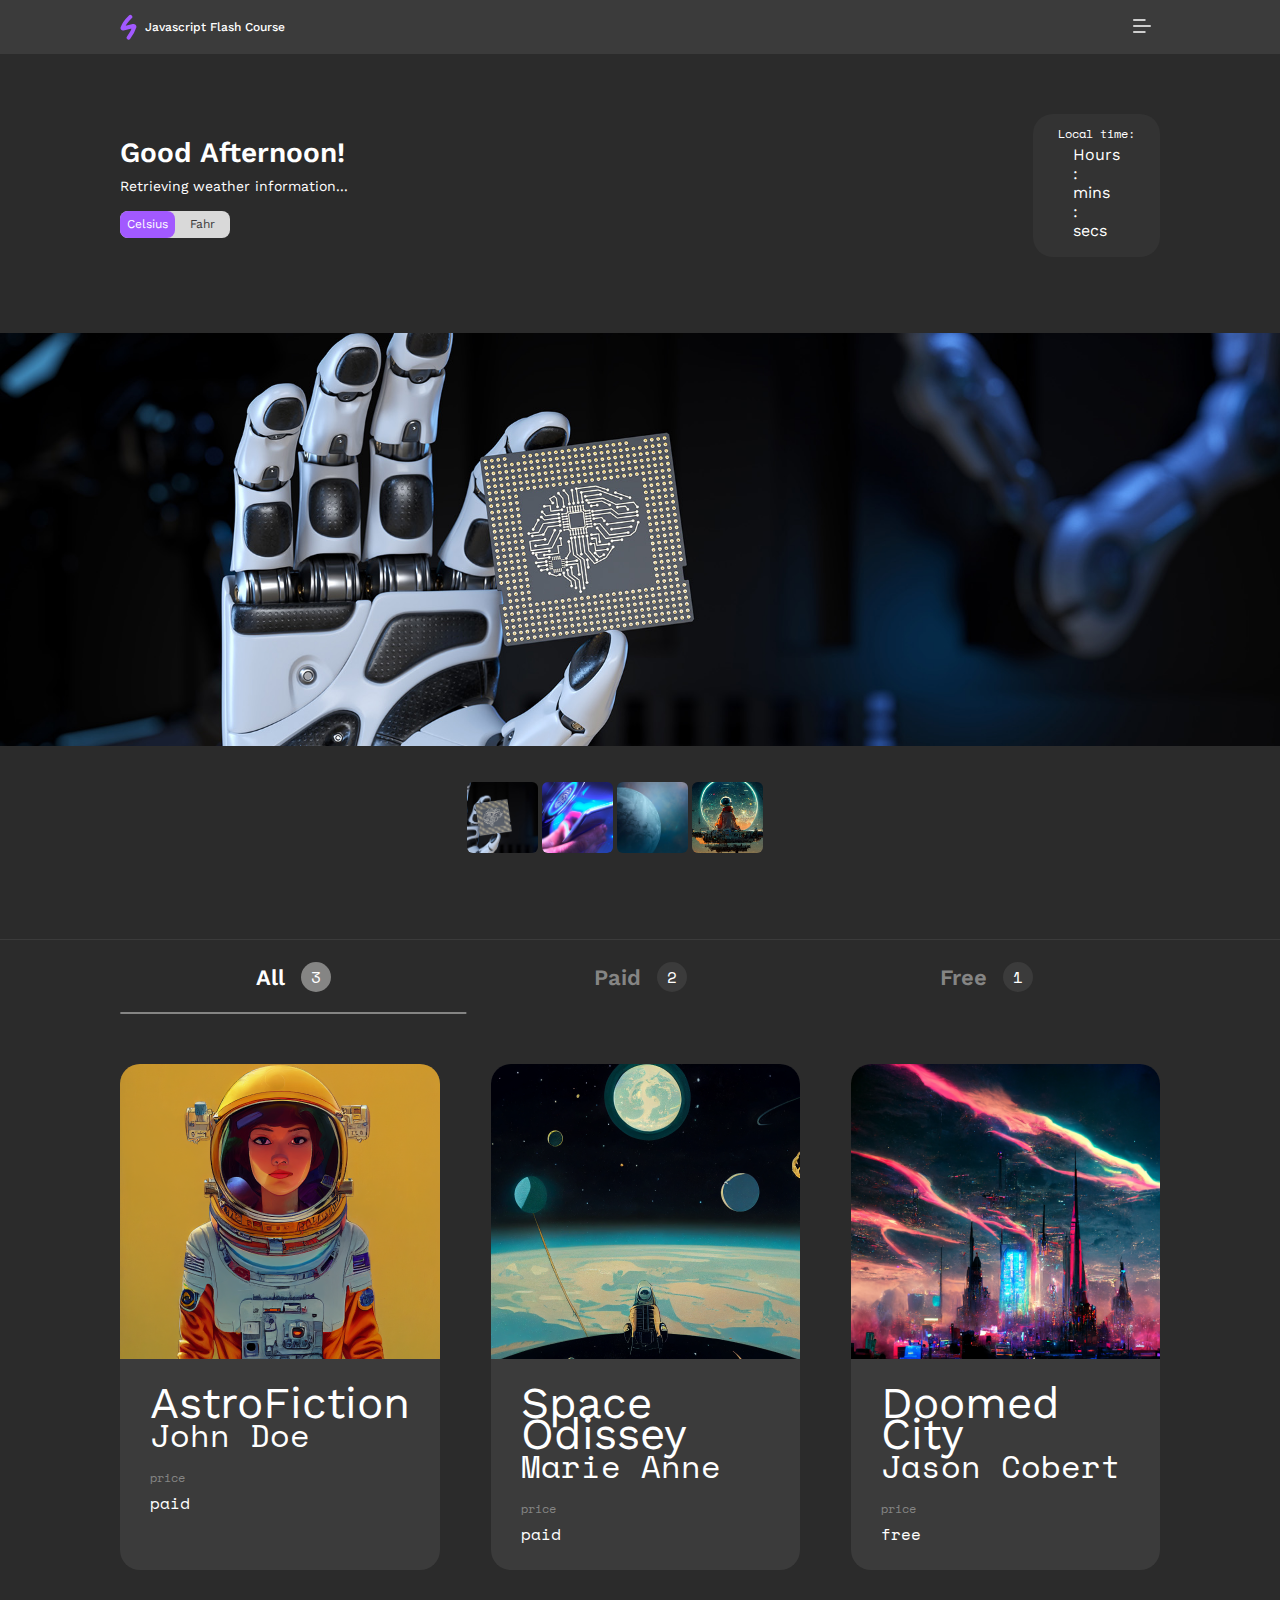
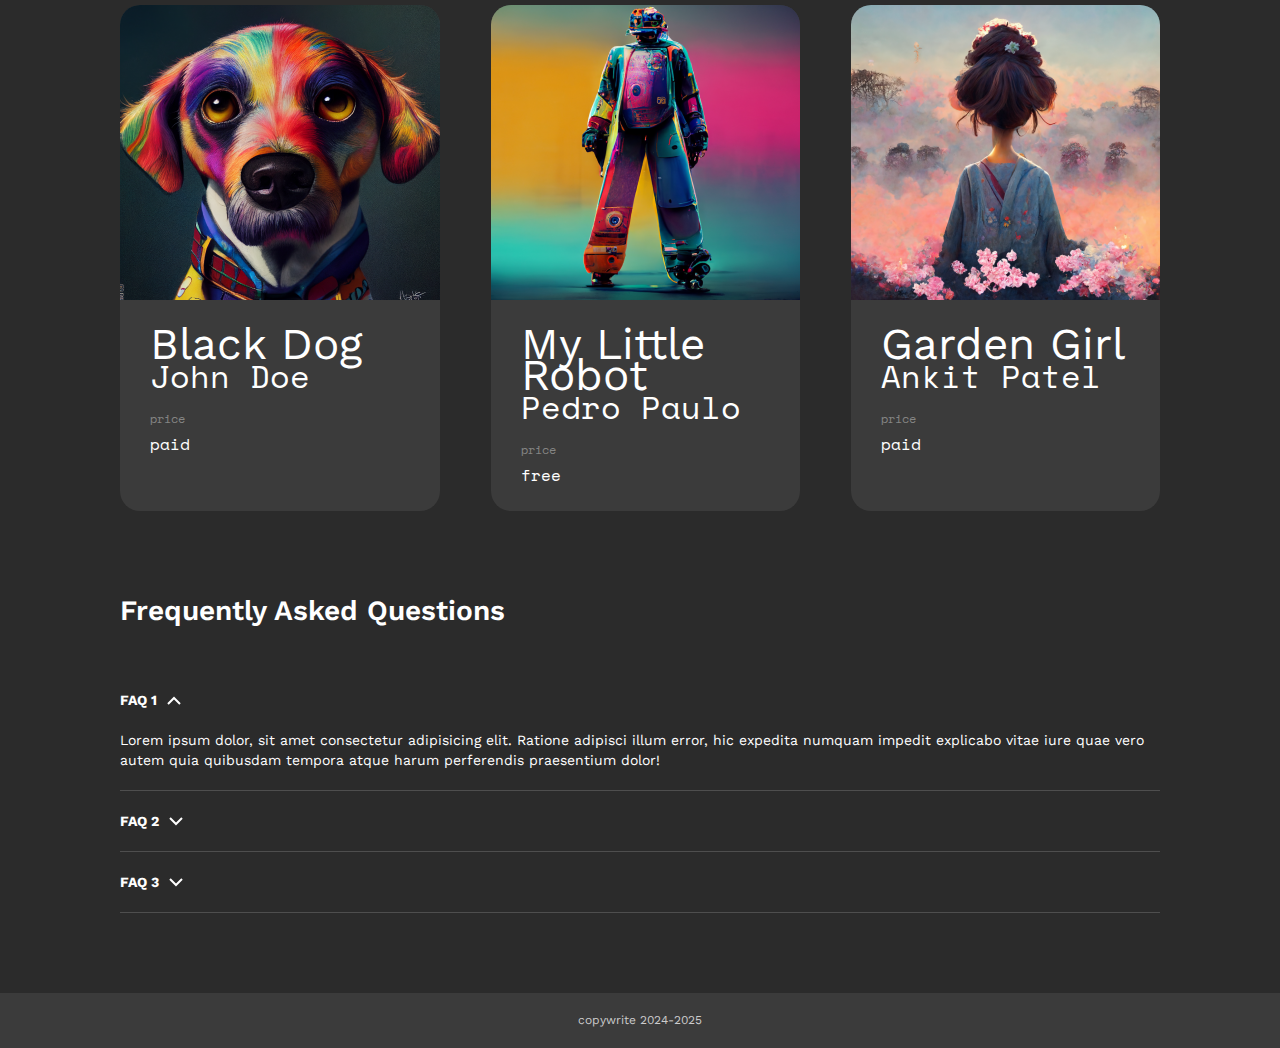
<file: index.html>
<!DOCTYPE html>
<html lang="en">

<head>
    <meta charset="UTF-8" />
    <meta http-equiv="X-UA-Compatible" content="IE=edge" />
    <meta name="viewport" content="width=device-width, initial-scale=1.0" />
    <title>Javascript Flash Course</title>
    <link rel="stylesheet" href="./main.css" />
    <link rel="preconnect" href="https://fonts.googleapis.com" />
    <link rel="preconnect" href="https://fonts.gstatic.com" crossorigin />
    <link href="https://fonts.googleapis.com/css2?family=Space+Mono:ital,wght@0,400;0,700;1,400;1,700&family=Work+Sans:ital,wght@0,100;0,200;0,300;0,400;0,500;0,600;0,700;0,800;0,900;1,100;1,200;1,300;1,400;1,500;1,600;1,700;1,800;1,900&display=swap" rel="stylesheet"
    />
</head>

<body>
    <header>
        <nav class="container">
            <div class="nav-left-side">
                <svg width="17" height="26" viewBox="0 0 17 26" fill="none" xmlns="http://www.w3.org/2000/svg">
            <path
              d="M10.309 2.90741C10.309 2.90741 4.29997 8.73841 2.526 13.9214C2.40313 14.2804 2.73267 14.6124 3.10045 14.5192L13.2394 11.9481C13.9358 11.7715 14.5723 12.3638 14.368 13.0525C12.9552 17.8149 8.62911 23.5897 8.62911 23.5897"
              stroke="#A259FF"
              stroke-width="4"
              stroke-linecap="round"
              stroke-linejoin="round"
            />
          </svg>

                <a href="/">Javascript Flash Course</a>
            </div>

            <button id="open-nav-menu" class="nav-open">
          <svg
            width="24"
            height="24"
            viewBox="0 0 24 24"
            fill="none"
            xmlns="http://www.w3.org/2000/svg"
          >
            <path
              fill-rule="evenodd"
              clip-rule="evenodd"
              d="M3 12C3 11.5858 3.33579 11.25 3.75 11.25H20.25C20.6642 11.25 21 11.5858 21 12C21 12.4142 20.6642 12.75 20.25 12.75H3.75C3.33579 12.75 3 12.4142 3 12Z"
              fill="white"
            />
            <path
              fill-rule="evenodd"
              clip-rule="evenodd"
              d="M3 6C3 5.58579 3.33579 5.25 3.75 5.25H15C15.4142 5.25 15.75 5.58579 15.75 6C15.75 6.41421 15.4142 6.75 15 6.75H3.75C3.33579 6.75 3 6.41421 3 6Z"
              fill="white"
            />
            <path
              fill-rule="evenodd"
              clip-rule="evenodd"
              d="M3 18C3 17.5858 3.33579 17.25 3.75 17.25H15C15.4142 17.25 15.75 17.5858 15.75 18C15.75 18.4142 15.4142 18.75 15 18.75H3.75C3.33579 18.75 3 18.4142 3 18Z"
              fill="white"
            />
          </svg>
        </button>

            <div class="wrapper">
                <ul>
                    <li>
                        <button id="close-nav-menu" class="nav-open">
                <svg
                  width="47"
                  height="47"
                  viewBox="0 0 47 47"
                  fill="none"
                  xmlns="http://www.w3.org/2000/svg"
                >
                  <path
                    d="M11.7505 11.7495L35.2505 35.2495"
                    stroke="#A259FF"
                    stroke-width="6"
                  />
                  <path
                    d="M35.2502 11.7502L11.7502 35.2502"
                    stroke="#A259FF"
                    stroke-width="6"
                  />
                </svg>
              </button>
                    </li>
                    <li><a href="#home">Home</a></li>
                    <li><a href="#gallery">Gallery</a></li>
                    <li><a href="#products">Products</a></li>
                    <li><a href="#faqs">FAQs</a></li>
                    <li class="socials">
                        <p>Join our community</p>

                        <div>
                            <a href="#">
                                <img src="./assets/socials/DiscordLogo.png" alt="Discord logo" />
                            </a>
                            <a href="#">
                                <img src="./assets/socials/YoutubeLogo.png" alt="Youtube logo" />
                            </a>
                            <a href="#">
                                <img src="./assets/socials/TwitterLogo.png" alt="Twitter logo" />
                            </a>
                            <a href="#">
                                <img src="./assets/socials/InstagramLogo.png" alt="Instagram logo" />
                            </a>
                        </div>
                    </li>
                </ul>
            </div>
        </nav>
    </header>

    <main>
        <section id="home" class="container greeting-section">
            <div class="left-side">
                <h1 id="greeting">Good Afternoon!</h1>
                <p id="weather">Retrieving weather information...</p>
                <div class="weather-group">
                    <input type="radio" checked="true" id="celsius" name="temperature" onclick="change()" />
                    <label for="celsius">Celsius</label>
                    <input type="radio" id="fahr" name="temperature" onclick="changes()" />
                    <label for="fahr">Fahr</label>
                </div>
            </div>

            <div class="right-side">
                <p>Local time:</p>
                <div class="localTime">
                    <div class="time-holder">
                        <span data-time="hours" class="time-number"></span>
                        <span class="time-letter" id="hour">Hours</span>
                    </div>
                    <span class="time-divider">:</span>
                    <div class="time-holder">
                        <span data-time="minutes" class="time-number"></span>
                        <span class="time-letter" id="mins">mins</span>
                    </div>
                    <span class="time-divider">:</span>
                    <div class="time-holder">
                        <span data-time="seconds" class="time-number"></span>
                        <span class="time-letter" id="secs">secs</span>
                    </div>
                </div>
            </div>
        </section>

        <section id="gallery" class="gallery-section">
            <figure></figure>
            <img src="./assets/gallery/image1.jpg" alt="" id="galla" />

            <div class="thumbnails">
                <ul>
                    <li>
                        <img src="./assets/gallery/image1.jpg" alt="" id="gallery1" />
                    </li>
                    <li>
                        <img src="./assets/gallery/image2.jpg" alt="" id="gallery2" />
                    </li>
                    <li>
                        <img src="./assets/gallery/image3.jpg" alt="" id="gallery3" />
                    </li>
                    <li>
                        <img src="./assets/gallery/img1.png" alt="" id="gallery4" />
                    </li>
                </ul>
            </div>
        </section>

        <section id="products" class="container products-section">
            <div class="products-filter">
                <input type="radio" checked="true" id="all" class="owner" onclick="filterProduct('all')" name="products" />
                <label for="all">
            All
            <span class="product-amount">3</span>
          </label>
                <input type="radio" id="paid" class="owner" onclick="filterProduct('paid')" name="products" />
                <label for="paid" class="paye">
            Paid
            <span class="product-amount">2</span>
          </label>
                <input type="radio" id="free" class="owner" onclick="filterProduct('free')" name="products" />
                <label for="free">
            Free
            <span class="product-amount">1</span>
          </label>

                <span class="glider"></span>
            </div>

            <div class="products-area"></div>
        </section>

        <section id="faqs" class="container faqs-section">
            <h3>Frequently Asked Questions</h3>

            <details open>
                <summary>FAQ 1</summary>

                <p>
                    Lorem ipsum dolor, sit amet consectetur adipisicing elit. Ratione adipisci illum error, hic expedita numquam impedit explicabo vitae iure quae vero autem quia quibusdam tempora atque harum perferendis praesentium dolor!
                </p>
            </details>

            <details>
                <summary>FAQ 2</summary>

                <p>
                    Consequuntur earum pariatur dolorem repellat temporibus ducimus sunt suscipit repudiandae cupiditate in accusantium recusandae tempora sint eligendi, perferendis aspernatur architecto voluptas laborum adipisci neque voluptates consequatur.
                </p>
            </details>

            <details>
                <summary>FAQ 3</summary>

                <p>
                    Consequuntur earum pariatur dolorem repellat temporibus ducimus sunt suscipit repudiandae cupiditate in accusantium recusandae tempora sint eligendi, perferendis aspernatur architecto voluptas laborum adipisci neque voluptates consequatur.
                </p>
            </details>
        </section>
    </main>

    <footer>
        <p>copywrite 2024-2025</p>
    </footer>
    <script src="part.js"></script>
</body>

</html>
</file>
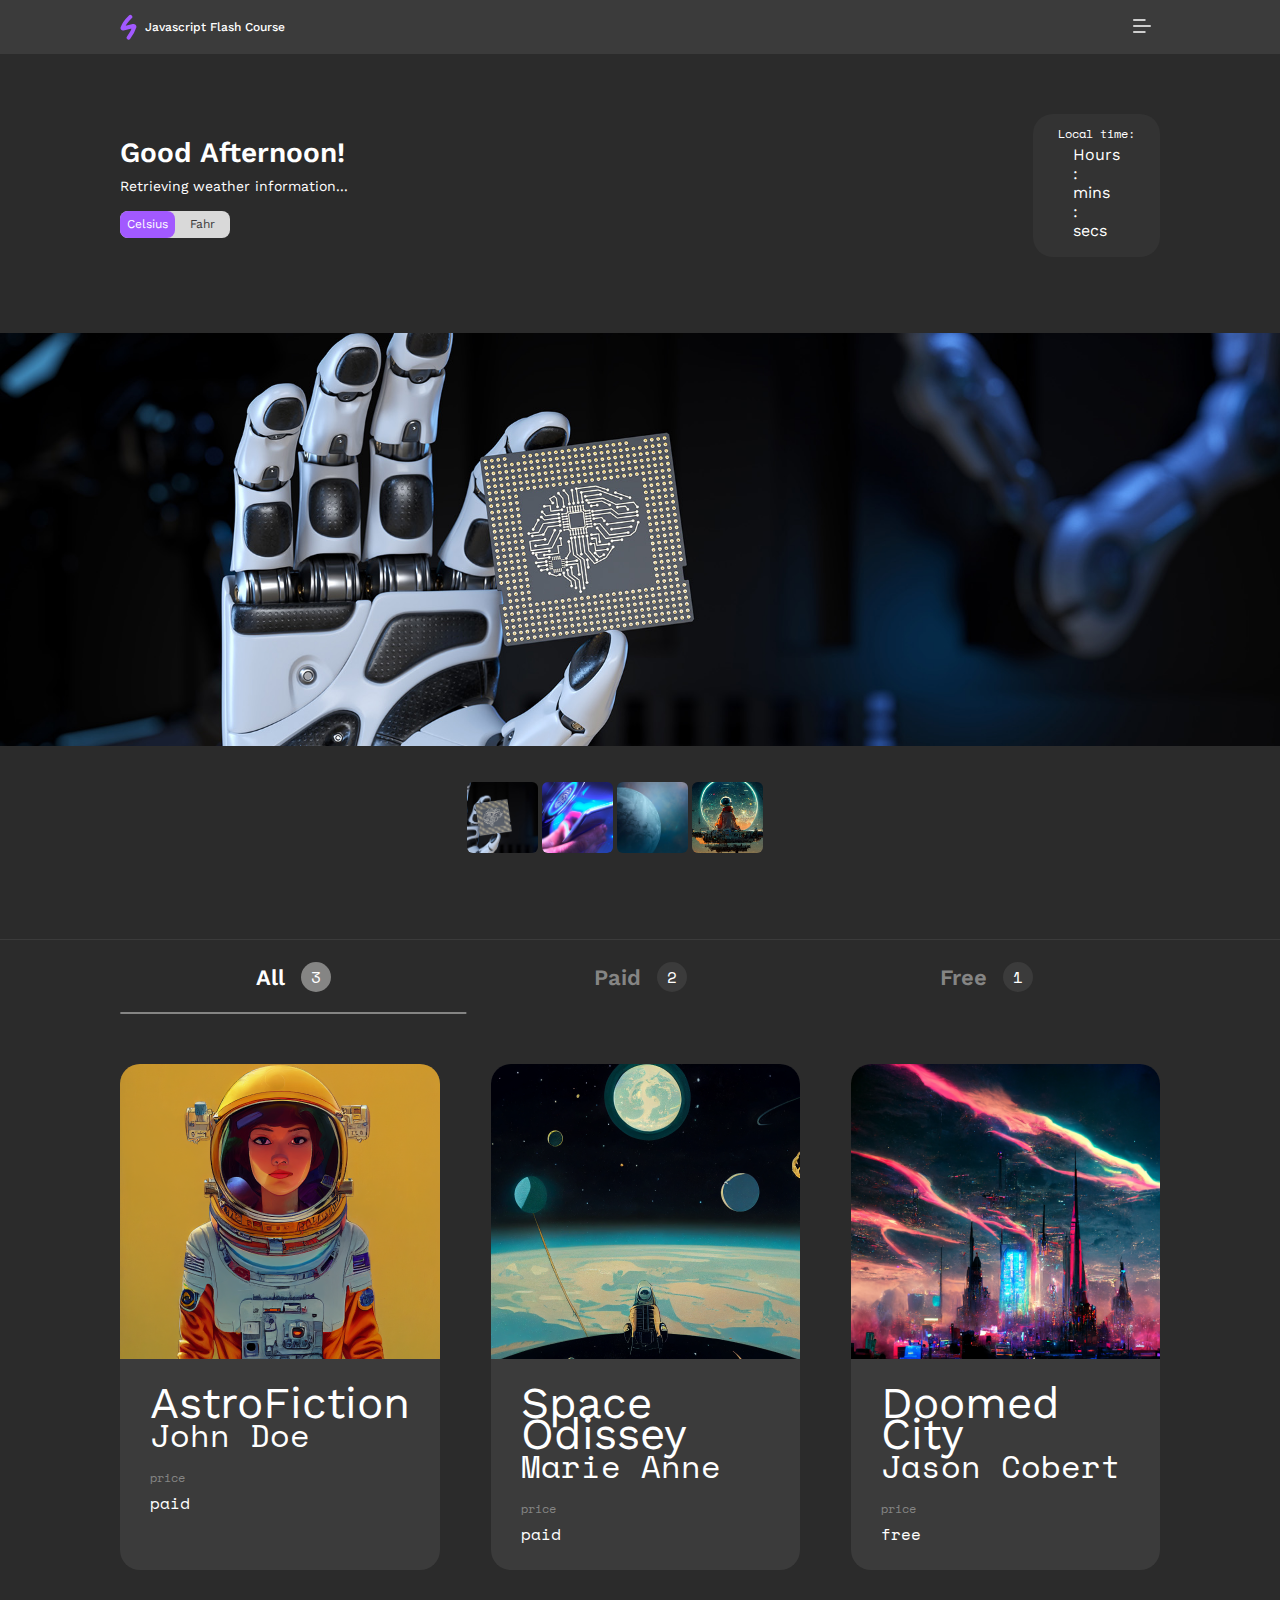
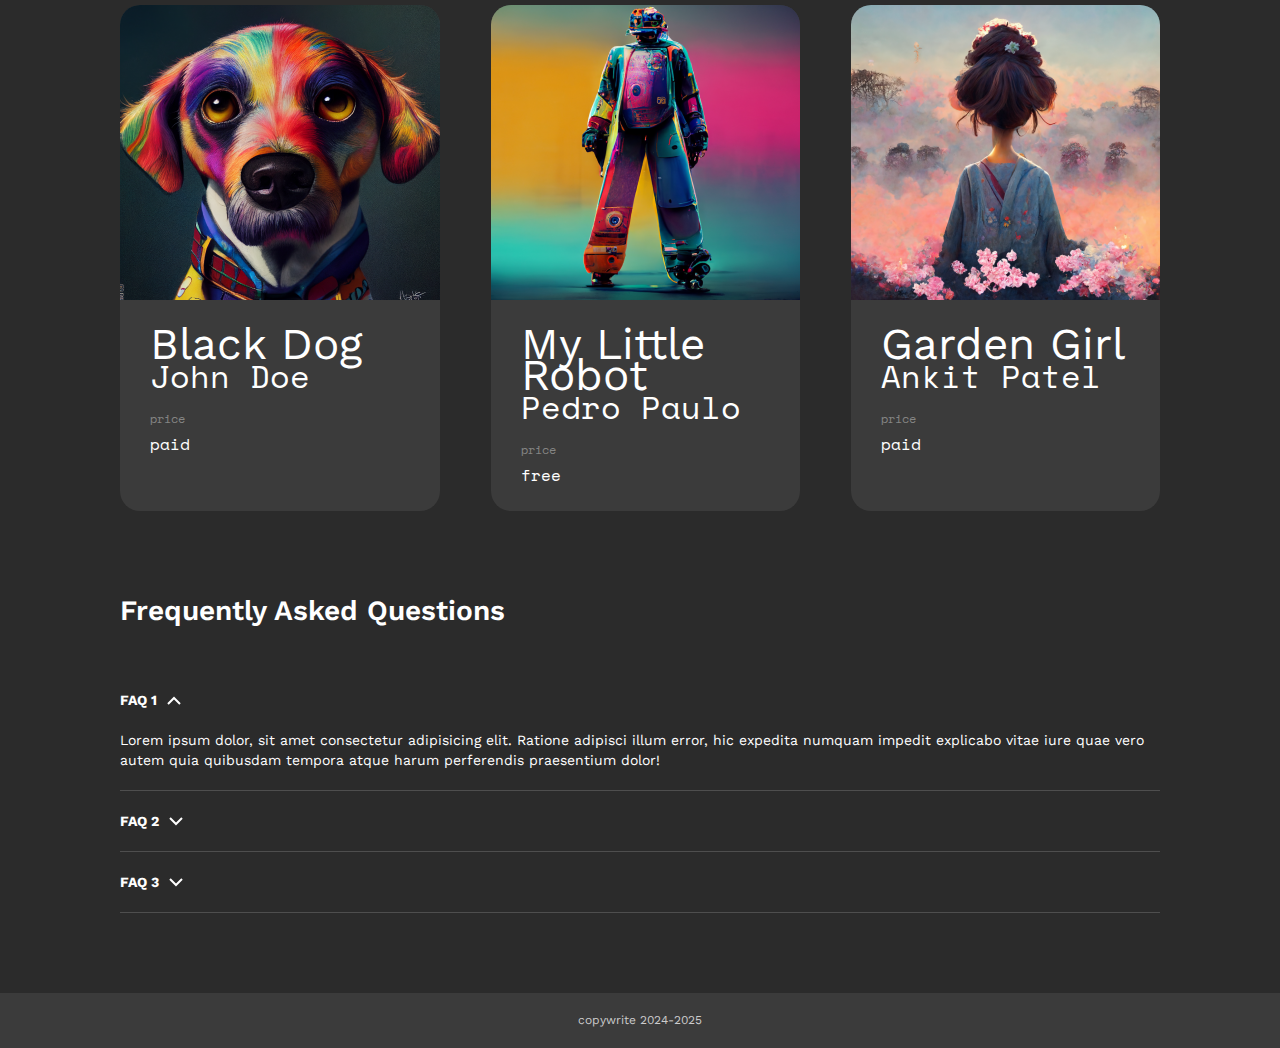
<file: javascript-in-a-hurry-plain/index.html>
<!DOCTYPE html>
<html lang="en">

<head>
    <meta charset="UTF-8" />
    <meta http-equiv="X-UA-Compatible" content="IE=edge" />
    <meta name="viewport" content="width=device-width, initial-scale=1.0" />
    <title>Javascript Flash Course</title>
    <link rel="stylesheet" href="./main.css" />
    <link rel="preconnect" href="https://fonts.googleapis.com" />
    <link rel="preconnect" href="https://fonts.gstatic.com" crossorigin />
    <link href="https://fonts.googleapis.com/css2?family=Space+Mono:ital,wght@0,400;0,700;1,400;1,700&family=Work+Sans:ital,wght@0,100;0,200;0,300;0,400;0,500;0,600;0,700;0,800;0,900;1,100;1,200;1,300;1,400;1,500;1,600;1,700;1,800;1,900&display=swap" rel="stylesheet"
    />
</head>

<body>
    <header>
        <nav class="container">
            <div class="nav-left-side">
                <svg width="17" height="26" viewBox="0 0 17 26" fill="none" xmlns="http://www.w3.org/2000/svg">
            <path
              d="M10.309 2.90741C10.309 2.90741 4.29997 8.73841 2.526 13.9214C2.40313 14.2804 2.73267 14.6124 3.10045 14.5192L13.2394 11.9481C13.9358 11.7715 14.5723 12.3638 14.368 13.0525C12.9552 17.8149 8.62911 23.5897 8.62911 23.5897"
              stroke="#A259FF"
              stroke-width="4"
              stroke-linecap="round"
              stroke-linejoin="round"
            />
          </svg>

                <a href="/">Javascript Flash Course</a>
            </div>

            <button id="open-nav-menu" class="nav-open">
          <svg
            width="24"
            height="24"
            viewBox="0 0 24 24"
            fill="none"
            xmlns="http://www.w3.org/2000/svg"
          >
            <path
              fill-rule="evenodd"
              clip-rule="evenodd"
              d="M3 12C3 11.5858 3.33579 11.25 3.75 11.25H20.25C20.6642 11.25 21 11.5858 21 12C21 12.4142 20.6642 12.75 20.25 12.75H3.75C3.33579 12.75 3 12.4142 3 12Z"
              fill="white"
            />
            <path
              fill-rule="evenodd"
              clip-rule="evenodd"
              d="M3 6C3 5.58579 3.33579 5.25 3.75 5.25H15C15.4142 5.25 15.75 5.58579 15.75 6C15.75 6.41421 15.4142 6.75 15 6.75H3.75C3.33579 6.75 3 6.41421 3 6Z"
              fill="white"
            />
            <path
              fill-rule="evenodd"
              clip-rule="evenodd"
              d="M3 18C3 17.5858 3.33579 17.25 3.75 17.25H15C15.4142 17.25 15.75 17.5858 15.75 18C15.75 18.4142 15.4142 18.75 15 18.75H3.75C3.33579 18.75 3 18.4142 3 18Z"
              fill="white"
            />
          </svg>
        </button>

            <div class="wrapper">
                <ul>
                    <li>
                        <button id="close-nav-menu" class="nav-open">
                <svg
                  width="47"
                  height="47"
                  viewBox="0 0 47 47"
                  fill="none"
                  xmlns="http://www.w3.org/2000/svg"
                >
                  <path
                    d="M11.7505 11.7495L35.2505 35.2495"
                    stroke="#A259FF"
                    stroke-width="6"
                  />
                  <path
                    d="M35.2502 11.7502L11.7502 35.2502"
                    stroke="#A259FF"
                    stroke-width="6"
                  />
                </svg>
              </button>
                    </li>
                    <li><a href="#home">Home</a></li>
                    <li><a href="#gallery">Gallery</a></li>
                    <li><a href="#products">Products</a></li>
                    <li><a href="#faqs">FAQs</a></li>
                    <li class="socials">
                        <p>Join our community</p>

                        <div>
                            <a href="#">
                                <img src="./assets/socials/DiscordLogo.png" alt="Discord logo" />
                            </a>
                            <a href="#">
                                <img src="./assets/socials/YoutubeLogo.png" alt="Youtube logo" />
                            </a>
                            <a href="#">
                                <img src="./assets/socials/TwitterLogo.png" alt="Twitter logo" />
                            </a>
                            <a href="#">
                                <img src="./assets/socials/InstagramLogo.png" alt="Instagram logo" />
                            </a>
                        </div>
                    </li>
                </ul>
            </div>
        </nav>
    </header>

    <main>
        <section id="home" class="container greeting-section">
            <div class="left-side">
                <h1 id="greeting">Good Afternoon!</h1>
                <p id="weather">Retrieving weather information...</p>
                <div class="weather-group">
                    <input type="radio" checked="true" id="celsius" name="temperature" onclick="change()" />
                    <label for="celsius">Celsius</label>
                    <input type="radio" id="fahr" name="temperature" onclick="changes()" />
                    <label for="fahr">Fahr</label>
                </div>
            </div>

            <div class="right-side">
                <p>Local time:</p>
                <div class="localTime">
                    <div class="time-holder">
                        <span data-time="hours" class="time-number"></span>
                        <span class="time-letter" id="hour">Hours</span>
                    </div>
                    <span class="time-divider">:</span>
                    <div class="time-holder">
                        <span data-time="minutes" class="time-number"></span>
                        <span class="time-letter" id="mins">mins</span>
                    </div>
                    <span class="time-divider">:</span>
                    <div class="time-holder">
                        <span data-time="seconds" class="time-number"></span>
                        <span class="time-letter" id="secs">secs</span>
                    </div>
                </div>
            </div>
        </section>

        <section id="gallery" class="gallery-section">
            <figure></figure>
            <img src="./assets/gallery/image1.jpg" alt="" id="galla" />

            <div class="thumbnails">
                <ul>
                    <li>
                        <img src="./assets/gallery/image1.jpg" alt="" id="gallery1" />
                    </li>
                    <li>
                        <img src="./assets/gallery/image2.jpg" alt="" id="gallery2" />
                    </li>
                    <li>
                        <img src="./assets/gallery/image3.jpg" alt="" id="gallery3" />
                    </li>
                    <li>
                        <img src="./assets/gallery/img1.png" alt="" id="gallery4" />
                    </li>
                </ul>
            </div>
        </section>

        <section id="products" class="container products-section">
            <div class="products-filter">
                <input type="radio" checked="true" id="all" class="owner" onclick="filterProduct('all')" name="products" />
                <label for="all">
            All
            <span class="product-amount">3</span>
          </label>
                <input type="radio" id="paid" class="owner" onclick="filterProduct('paid')" name="products" />
                <label for="paid" class="paye">
            Paid
            <span class="product-amount">2</span>
          </label>
                <input type="radio" id="free" class="owner" onclick="filterProduct('free')" name="products" />
                <label for="free">
            Free
            <span class="product-amount">1</span>
          </label>

                <span class="glider"></span>
            </div>

            <div class="products-area"></div>
        </section>

        <section id="faqs" class="container faqs-section">
            <h3>Frequently Asked Questions</h3>

            <details open>
                <summary>FAQ 1</summary>

                <p>
                    Lorem ipsum dolor, sit amet consectetur adipisicing elit. Ratione adipisci illum error, hic expedita numquam impedit explicabo vitae iure quae vero autem quia quibusdam tempora atque harum perferendis praesentium dolor!
                </p>
            </details>

            <details>
                <summary>FAQ 2</summary>

                <p>
                    Consequuntur earum pariatur dolorem repellat temporibus ducimus sunt suscipit repudiandae cupiditate in accusantium recusandae tempora sint eligendi, perferendis aspernatur architecto voluptas laborum adipisci neque voluptates consequatur.
                </p>
            </details>

            <details>
                <summary>FAQ 3</summary>

                <p>
                    Consequuntur earum pariatur dolorem repellat temporibus ducimus sunt suscipit repudiandae cupiditate in accusantium recusandae tempora sint eligendi, perferendis aspernatur architecto voluptas laborum adipisci neque voluptates consequatur.
                </p>
            </details>
        </section>
    </main>

    <footer>
        <p>copywrite 2024-2025</p>
    </footer>
    <script src="part.js"></script>
</body>

</html>
</file>
<file: main.css>
:root {
    --background-color: #2b2b2b;
    --light-background-color: #3b3b3b;
    --gray-color: #cccccc;
    --dark-gray-color: #858584;
}

html {
    box-sizing: border-box;
    font-size: 16px;
    background: var(--background-color);
    color: white;
    font-family: "Work Sans", sans-serif;
    scroll-behavior: smooth;
}

*,
*:before,
*:after {
    box-sizing: inherit;
}

body,
h1,
h2,
h3,
h4,
h5,
h6,
p,
ol,
ul {
    margin: 0;
    padding: 0;
    font-weight: normal;
}

ol,
ul {
    list-style: none;
}

img {
    max-width: 100%;
    height: auto;
}

button {
    background: none;
    border: none;
    outline: none;
    cursor: pointer;
}

a {
    text-decoration: none;
    color: inherit;
}

.container {
    max-width: 1200px;
    margin: 0 auto;
    padding: 0 20px;
}

@media (min-width: 768px) {
    .container {
        padding: 0 40px;
    }
}

@media (min-width: 1024px) {
    .container {
        padding: 0 60px;
    }
}

@media (min-width: 1280px) {
    .container {
        padding: 0 80px;
    }
}

@media (min-width: 1440px) {
    .container {
        padding: 0 100px;
    }
}

header {
    background: var(--light-background-color);
}

header nav {
    height: 54px;
    display: flex;
    justify-content: space-between;
    align-items: center;
}

header nav .nav-left-side {
    display: flex;
    align-items: center;
}

header nav .nav-left-side a {
    margin-left: 8px;
    font-style: normal;
    font-weight: 500;
    font-size: 12px;
    line-height: 17px;
    text-transform: capitalize;
}

header nav .nav-right-side input[type="checkbox"] {
    display: none;
}

header nav .nav-right-side label {
    cursor: pointer;
}


/* 
header nav .active {
  background-color: black;
} */

header nav .wrapper {
    position: fixed;
    top: 0;
    /*left: -100%;*/
    right: -100%;
    height: 100%;
    width: 100%;
    background: var(--light-background-color);
    transition: all 0.6s ease-in-out;
    display: flex;
    justify-content: center;
    align-items: flex-start;
    padding: 90px 0;
    text-align: center;
    z-index: 999;
}

header nav .wrapper.nav-open {
    right: 0;
}

header nav .wrapper ul li+li {
    margin-top: 60px;
}

header nav .wrapper ul li a {
    font-style: normal;
    font-weight: 400;
    font-size: 32px;
    line-height: 22px;
}

header nav .wrapper ul li.socials p {
    color: var(--gray-color);
    font-style: normal;
    font-weight: 400;
    font-size: 16px;
    line-height: 22px;
    margin-bottom: 20px;
}

main .greeting-section {
    padding-block: 60px;
    display: flex;
    justify-content: space-between;
    align-items: center;
}

@media (max-width: 767px) {
    main .greeting-section {
        flex-direction: column;
    }
}

main .greeting-section .left-side h1 {
    font-style: normal;
    font-weight: 600;
    font-size: 28px;
    line-height: 39px;
    text-transform: capitalize;
}

main .greeting-section .left-side p {
    font-style: normal;
    font-weight: 400;
    font-size: 14px;
    line-height: 20px;
    margin-top: 4px;
}

main .greeting-section .left-side .weather-group {
    background: #d9d9d9;
    border-radius: 8px;
    width: fit-content;
    margin-top: 15px;
    display: flex;
}

main .greeting-section .left-side .weather-group input[type="radio"] {
    position: absolute;
    visibility: hidden;
    display: none;
}

main .greeting-section .left-side .weather-group input[type="radio"]:checked+label {
    color: #ffffff;
    background: #a259ff;
    border-radius: 8px;
}

main .greeting-section .left-side .weather-group label {
    font-style: normal;
    font-weight: 400;
    font-size: 12px;
    line-height: 17px;
    color: var(--light-background-color);
    text-transform: capitalize;
    padding: 5px;
    width: 55px;
    text-align: center;
    cursor: pointer;
}

main .greeting-section .right-side {
    background: #333333;
    border-radius: 20px;
    padding: 13px 25px 17px;
    display: flex;
    align-items: center;
    justify-content: center;
    flex-direction: column;
}

@media (max-width: 767px) {
    main .greeting-section .right-side {
        margin-top: 20px;
        width: 100%;
    }
}

main .greeting-section .right-side p {
    font-family: "Space Mono";
    font-style: normal;
    font-weight: 400;
    font-size: 12px;
    line-height: 13px;
    margin-bottom: 5px;
}

main .greeting-section .right-side .local-time {
    display: flex;
    flex-direction: row;
}

main .greeting-section .right-side .local-time .time-divider,
main .greeting-section .right-side .local-time .time-holder .time-number {
    font-family: "Space Mono";
    font-style: normal;
    font-weight: 700;
    font-size: 28px;
    line-height: 39px;
}

main .greeting-section .right-side .local-time .time-divider {
    margin-inline: 10px;
}

main .greeting-section .right-side .local-time .time-holder {
    display: flex;
    flex-direction: column;
    justify-content: center;
    align-items: flex-start;
}

main .greeting-section .right-side .local-time .time-holder .time-letter {
    font-family: "Space Mono";
    font-style: normal;
    font-weight: 400;
    font-size: 10px;
    line-height: 11px;
    text-transform: capitalize;
}

main .gallery-section {
    padding-bottom: 80px;
    border-bottom: 1px solid var(--light-background-color);
}

main .gallery-section>img {
    width: 100%;
    height: 100%;
    object-fit: cover;
}

main .gallery-section .thumbnails {
    margin-top: 30px;
    display: flex;
    justify-content: center;
    align-items: center;
}

main .gallery-section .thumbnails ul {
    display: flex;
    padding-right: 50px;
}

main .gallery-section .thumbnails img {
    width: 75px;
    height: 75px;
    object-fit: cover;
    border-radius: 8px;
    border: 2px solid transparent;
    cursor: pointer;
}

main .gallery-section .thumbnails img[data-selected="true"] {
    border: 2px solid #ffffff;
}

main .gallery-section .thumbnails img+img {
    margin-left: 20px;
}

main .products-section {
    margin-bottom: 80px;
    margin-top: 10px;
}

main .products-section .products-filter {
    display: flex;
    justify-content: center;
    align-items: center;
    position: relative;
}

main .products-section .products-filter input[id="all"]:checked~.glider {
    transform: translateX(-100%);
}

main .products-section .products-filter input[id="paid"]:checked~.glider {
    transform: translateX(0%);
}

main .products-section .products-filter input[id="free"]:checked~.glider {
    transform: translateX(100%);
}

main .products-section .products-filter .glider {
    position: absolute;
    display: flex;
    height: 2px;
    width: calc(100% / 3);
    background-color: var(--dark-gray-color);
    z-index: 1;
    transition: 0.25s ease-out;
    bottom: -10px;
}

main .products-section .products-filter input[type="radio"] {
    position: absolute;
    visibility: hidden;
    display: none;
}

main .products-section .products-filter input[type="radio"]:checked+label {
    color: #ffffff;
}

main .products-section .products-filter input[type="radio"]:checked+label>.product-amount {
    background: var(--dark-gray-color);
}

main .products-section .products-filter label {
    display: flex;
    align-items: center;
    justify-content: center;
    height: 54px;
    width: calc(100% / 3);
    cursor: pointer;
    font-style: normal;
    font-weight: 600;
    font-size: 22px;
    line-height: 31px;
    transition: color 0.15s ease-in;
    color: var(--dark-gray-color);
}

main .products-section .products-filter label .product-amount {
    font-family: "Space Mono";
    font-style: normal;
    font-weight: 400;
    font-size: 16px;
    line-height: 22px;
    color: #fff;
    background: var(--light-background-color);
    border-radius: 20px;
    width: 30px;
    height: 30px;
    display: flex;
    align-items: center;
    justify-content: center;
    margin-left: 16px;
}

main .products-section .products-area {
    margin-top: 60px;
    display: grid;
    grid-template-columns: repeat(3, 1fr);
    row-gap: 35px;
    column-gap: 51px;
}

@media (max-width: 767px) {
    main .products-section .products-area {
        grid-template-columns: repeat(2, 1fr);
    }
}

@media (max-width: 575px) {
    main .products-section .products-area {
        grid-template-columns: repeat(1, 1fr);
    }
}

main .products-section .products-area .product-item {
    background: var(--light-background-color);
    border-radius: 20px;
    cursor: pointer;
}

main .products-section .products-area .hide {
    display: none;
}

main .products-section .products-area .product-item img {
    width: 100%;
    height: 295px;
    object-fit: cover;
    border-radius: 20px 20px 0 0;
}

main .products-section .products-area .product-item .product-details {
    padding: 25px 30px;
}

main .products-section .products-area .product-item .product-details .product-title {
    font-style: normal;
    font-weight: 600;
    font-size: 22px;
    line-height: 31px;
}

main .products-section .products-area .product-item .product-details .product-author {
    margin-top: 5px;
    font-family: "Space Mono";
    font-style: normal;
    font-weight: 400;
    font-size: 16px;
    line-height: 22px;
}

main .products-section .products-area .product-item .product-details .price-title {
    font-family: "Space Mono";
    font-style: normal;
    font-weight: 400;
    font-size: 12px;
    line-height: 13px;
    color: var(--dark-gray-color);
    margin-top: 25px;
}

main .products-section .products-area .product-item .product-details .product-price {
    font-family: "Space Mono";
    font-style: normal;
    font-weight: 400;
    font-size: 16px;
    line-height: 22px;
    margin-top: 8px;
}

main .faqs-section {
    margin-bottom: 80px;
}

main .faqs-section h3 {
    font-style: normal;
    font-weight: 600;
    font-size: 28px;
    line-height: 39px;
    margin-bottom: 40px;
}

main .faqs-section details {
    border-bottom: 1px solid #4e4e4e;
}

main .faqs-section details[open] {
    padding-bottom: 20px;
}

main .faqs-section details[open] summary::after {
    content: url("data:image/svg+xml,<svg width='14' height='9' viewBox='0 0 14 9' fill='none' xmlns='http://www.w3.org/2000/svg'><path d='M1 8L7 2L13 8' stroke='white' stroke-width='2'/></svg>");
}

main .faqs-section details summary {
    padding: 20px 0;
    font-style: normal;
    font-weight: 700;
    font-size: 14px;
    line-height: 20px;
    width: 100%;
    cursor: pointer;
    list-style: none;
}

main .faqs-section details summary::-webkit-details-marker,
main .faqs-section details summary::marker {
    display: none;
}

main .faqs-section details summary::after {
    content: url("data:image/svg+xml,<svg width='14' height='9' viewBox='0 0 14 9' fill='none' xmlns='http://www.w3.org/2000/svg'><path d='M13 1L7 7L1 1' stroke='white' stroke-width='2'/></svg>");
    margin-left: 10px;
}

main .faqs-section details p {
    font-style: normal;
    font-weight: 400;
    font-size: 14px;
    line-height: 20px;
}

footer {
    padding: 21px;
    color: var(--gray-color);
    font-style: normal;
    font-weight: 400;
    font-size: 12px;
    line-height: 13px;
    text-align: center;
    width: 100%;
    background-color: var(--light-background-color);
}
</file>
<file: javascript-in-a-hurry-plain/main.css>
:root {
    --background-color: #2b2b2b;
    --light-background-color: #3b3b3b;
    --gray-color: #cccccc;
    --dark-gray-color: #858584;
}

html {
    box-sizing: border-box;
    font-size: 16px;
    background: var(--background-color);
    color: white;
    font-family: "Work Sans", sans-serif;
    scroll-behavior: smooth;
}

*,
*:before,
*:after {
    box-sizing: inherit;
}

body,
h1,
h2,
h3,
h4,
h5,
h6,
p,
ol,
ul {
    margin: 0;
    padding: 0;
    font-weight: normal;
}

ol,
ul {
    list-style: none;
}

img {
    max-width: 100%;
    height: auto;
}

button {
    background: none;
    border: none;
    outline: none;
    cursor: pointer;
}

a {
    text-decoration: none;
    color: inherit;
}

.container {
    max-width: 1200px;
    margin: 0 auto;
    padding: 0 20px;
}

@media (min-width: 768px) {
    .container {
        padding: 0 40px;
    }
}

@media (min-width: 1024px) {
    .container {
        padding: 0 60px;
    }
}

@media (min-width: 1280px) {
    .container {
        padding: 0 80px;
    }
}

@media (min-width: 1440px) {
    .container {
        padding: 0 100px;
    }
}

header {
    background: var(--light-background-color);
}

header nav {
    height: 54px;
    display: flex;
    justify-content: space-between;
    align-items: center;
}

header nav .nav-left-side {
    display: flex;
    align-items: center;
}

header nav .nav-left-side a {
    margin-left: 8px;
    font-style: normal;
    font-weight: 500;
    font-size: 12px;
    line-height: 17px;
    text-transform: capitalize;
}

header nav .nav-right-side input[type="checkbox"] {
    display: none;
}

header nav .nav-right-side label {
    cursor: pointer;
}


/* 
header nav .active {
  background-color: black;
} */

header nav .wrapper {
    position: fixed;
    top: 0;
    /*left: -100%;*/
    right: -100%;
    height: 100%;
    width: 100%;
    background: var(--light-background-color);
    transition: all 0.6s ease-in-out;
    display: flex;
    justify-content: center;
    align-items: flex-start;
    padding: 90px 0;
    text-align: center;
    z-index: 999;
}

header nav .wrapper.nav-open {
    right: 0;
}

header nav .wrapper ul li+li {
    margin-top: 60px;
}

header nav .wrapper ul li a {
    font-style: normal;
    font-weight: 400;
    font-size: 32px;
    line-height: 22px;
}

header nav .wrapper ul li.socials p {
    color: var(--gray-color);
    font-style: normal;
    font-weight: 400;
    font-size: 16px;
    line-height: 22px;
    margin-bottom: 20px;
}

main .greeting-section {
    padding-block: 60px;
    display: flex;
    justify-content: space-between;
    align-items: center;
}

@media (max-width: 767px) {
    main .greeting-section {
        flex-direction: column;
    }
}

main .greeting-section .left-side h1 {
    font-style: normal;
    font-weight: 600;
    font-size: 28px;
    line-height: 39px;
    text-transform: capitalize;
}

main .greeting-section .left-side p {
    font-style: normal;
    font-weight: 400;
    font-size: 14px;
    line-height: 20px;
    margin-top: 4px;
}

main .greeting-section .left-side .weather-group {
    background: #d9d9d9;
    border-radius: 8px;
    width: fit-content;
    margin-top: 15px;
    display: flex;
}

main .greeting-section .left-side .weather-group input[type="radio"] {
    position: absolute;
    visibility: hidden;
    display: none;
}

main .greeting-section .left-side .weather-group input[type="radio"]:checked+label {
    color: #ffffff;
    background: #a259ff;
    border-radius: 8px;
}

main .greeting-section .left-side .weather-group label {
    font-style: normal;
    font-weight: 400;
    font-size: 12px;
    line-height: 17px;
    color: var(--light-background-color);
    text-transform: capitalize;
    padding: 5px;
    width: 55px;
    text-align: center;
    cursor: pointer;
}

main .greeting-section .right-side {
    background: #333333;
    border-radius: 20px;
    padding: 13px 25px 17px;
    display: flex;
    align-items: center;
    justify-content: center;
    flex-direction: column;
}

@media (max-width: 767px) {
    main .greeting-section .right-side {
        margin-top: 20px;
        width: 100%;
    }
}

main .greeting-section .right-side p {
    font-family: "Space Mono";
    font-style: normal;
    font-weight: 400;
    font-size: 12px;
    line-height: 13px;
    margin-bottom: 5px;
}

main .greeting-section .right-side .local-time {
    display: flex;
    flex-direction: row;
}

main .greeting-section .right-side .local-time .time-divider,
main .greeting-section .right-side .local-time .time-holder .time-number {
    font-family: "Space Mono";
    font-style: normal;
    font-weight: 700;
    font-size: 28px;
    line-height: 39px;
}

main .greeting-section .right-side .local-time .time-divider {
    margin-inline: 10px;
}

main .greeting-section .right-side .local-time .time-holder {
    display: flex;
    flex-direction: column;
    justify-content: center;
    align-items: flex-start;
}

main .greeting-section .right-side .local-time .time-holder .time-letter {
    font-family: "Space Mono";
    font-style: normal;
    font-weight: 400;
    font-size: 10px;
    line-height: 11px;
    text-transform: capitalize;
}

main .gallery-section {
    padding-bottom: 80px;
    border-bottom: 1px solid var(--light-background-color);
}

main .gallery-section>img {
    width: 100%;
    height: 100%;
    object-fit: cover;
}

main .gallery-section .thumbnails {
    margin-top: 30px;
    display: flex;
    justify-content: center;
    align-items: center;
}

main .gallery-section .thumbnails ul {
    display: flex;
    padding-right: 50px;
}

main .gallery-section .thumbnails img {
    width: 75px;
    height: 75px;
    object-fit: cover;
    border-radius: 8px;
    border: 2px solid transparent;
    cursor: pointer;
}

main .gallery-section .thumbnails img[data-selected="true"] {
    border: 2px solid #ffffff;
}

main .gallery-section .thumbnails img+img {
    margin-left: 20px;
}

main .products-section {
    margin-bottom: 80px;
    margin-top: 10px;
}

main .products-section .products-filter {
    display: flex;
    justify-content: center;
    align-items: center;
    position: relative;
}

main .products-section .products-filter input[id="all"]:checked~.glider {
    transform: translateX(-100%);
}

main .products-section .products-filter input[id="paid"]:checked~.glider {
    transform: translateX(0%);
}

main .products-section .products-filter input[id="free"]:checked~.glider {
    transform: translateX(100%);
}

main .products-section .products-filter .glider {
    position: absolute;
    display: flex;
    height: 2px;
    width: calc(100% / 3);
    background-color: var(--dark-gray-color);
    z-index: 1;
    transition: 0.25s ease-out;
    bottom: -10px;
}

main .products-section .products-filter input[type="radio"] {
    position: absolute;
    visibility: hidden;
    display: none;
}

main .products-section .products-filter input[type="radio"]:checked+label {
    color: #ffffff;
}

main .products-section .products-filter input[type="radio"]:checked+label>.product-amount {
    background: var(--dark-gray-color);
}

main .products-section .products-filter label {
    display: flex;
    align-items: center;
    justify-content: center;
    height: 54px;
    width: calc(100% / 3);
    cursor: pointer;
    font-style: normal;
    font-weight: 600;
    font-size: 22px;
    line-height: 31px;
    transition: color 0.15s ease-in;
    color: var(--dark-gray-color);
}

main .products-section .products-filter label .product-amount {
    font-family: "Space Mono";
    font-style: normal;
    font-weight: 400;
    font-size: 16px;
    line-height: 22px;
    color: #fff;
    background: var(--light-background-color);
    border-radius: 20px;
    width: 30px;
    height: 30px;
    display: flex;
    align-items: center;
    justify-content: center;
    margin-left: 16px;
}

main .products-section .products-area {
    margin-top: 60px;
    display: grid;
    grid-template-columns: repeat(3, 1fr);
    row-gap: 35px;
    column-gap: 51px;
}

@media (max-width: 767px) {
    main .products-section .products-area {
        grid-template-columns: repeat(2, 1fr);
    }
}

@media (max-width: 575px) {
    main .products-section .products-area {
        grid-template-columns: repeat(1, 1fr);
    }
}

main .products-section .products-area .product-item {
    background: var(--light-background-color);
    border-radius: 20px;
    cursor: pointer;
}

main .products-section .products-area .hide {
    display: none;
}

main .products-section .products-area .product-item img {
    width: 100%;
    height: 295px;
    object-fit: cover;
    border-radius: 20px 20px 0 0;
}

main .products-section .products-area .product-item .product-details {
    padding: 25px 30px;
}

main .products-section .products-area .product-item .product-details .product-title {
    font-style: normal;
    font-weight: 600;
    font-size: 22px;
    line-height: 31px;
}

main .products-section .products-area .product-item .product-details .product-author {
    margin-top: 5px;
    font-family: "Space Mono";
    font-style: normal;
    font-weight: 400;
    font-size: 16px;
    line-height: 22px;
}

main .products-section .products-area .product-item .product-details .price-title {
    font-family: "Space Mono";
    font-style: normal;
    font-weight: 400;
    font-size: 12px;
    line-height: 13px;
    color: var(--dark-gray-color);
    margin-top: 25px;
}

main .products-section .products-area .product-item .product-details .product-price {
    font-family: "Space Mono";
    font-style: normal;
    font-weight: 400;
    font-size: 16px;
    line-height: 22px;
    margin-top: 8px;
}

main .faqs-section {
    margin-bottom: 80px;
}

main .faqs-section h3 {
    font-style: normal;
    font-weight: 600;
    font-size: 28px;
    line-height: 39px;
    margin-bottom: 40px;
}

main .faqs-section details {
    border-bottom: 1px solid #4e4e4e;
}

main .faqs-section details[open] {
    padding-bottom: 20px;
}

main .faqs-section details[open] summary::after {
    content: url("data:image/svg+xml,<svg width='14' height='9' viewBox='0 0 14 9' fill='none' xmlns='http://www.w3.org/2000/svg'><path d='M1 8L7 2L13 8' stroke='white' stroke-width='2'/></svg>");
}

main .faqs-section details summary {
    padding: 20px 0;
    font-style: normal;
    font-weight: 700;
    font-size: 14px;
    line-height: 20px;
    width: 100%;
    cursor: pointer;
    list-style: none;
}

main .faqs-section details summary::-webkit-details-marker,
main .faqs-section details summary::marker {
    display: none;
}

main .faqs-section details summary::after {
    content: url("data:image/svg+xml,<svg width='14' height='9' viewBox='0 0 14 9' fill='none' xmlns='http://www.w3.org/2000/svg'><path d='M13 1L7 7L1 1' stroke='white' stroke-width='2'/></svg>");
    margin-left: 10px;
}

main .faqs-section details p {
    font-style: normal;
    font-weight: 400;
    font-size: 14px;
    line-height: 20px;
}

footer {
    padding: 21px;
    color: var(--gray-color);
    font-style: normal;
    font-weight: 400;
    font-size: 12px;
    line-height: 13px;
    text-align: center;
    width: 100%;
    background-color: var(--light-background-color);
}
</file>
